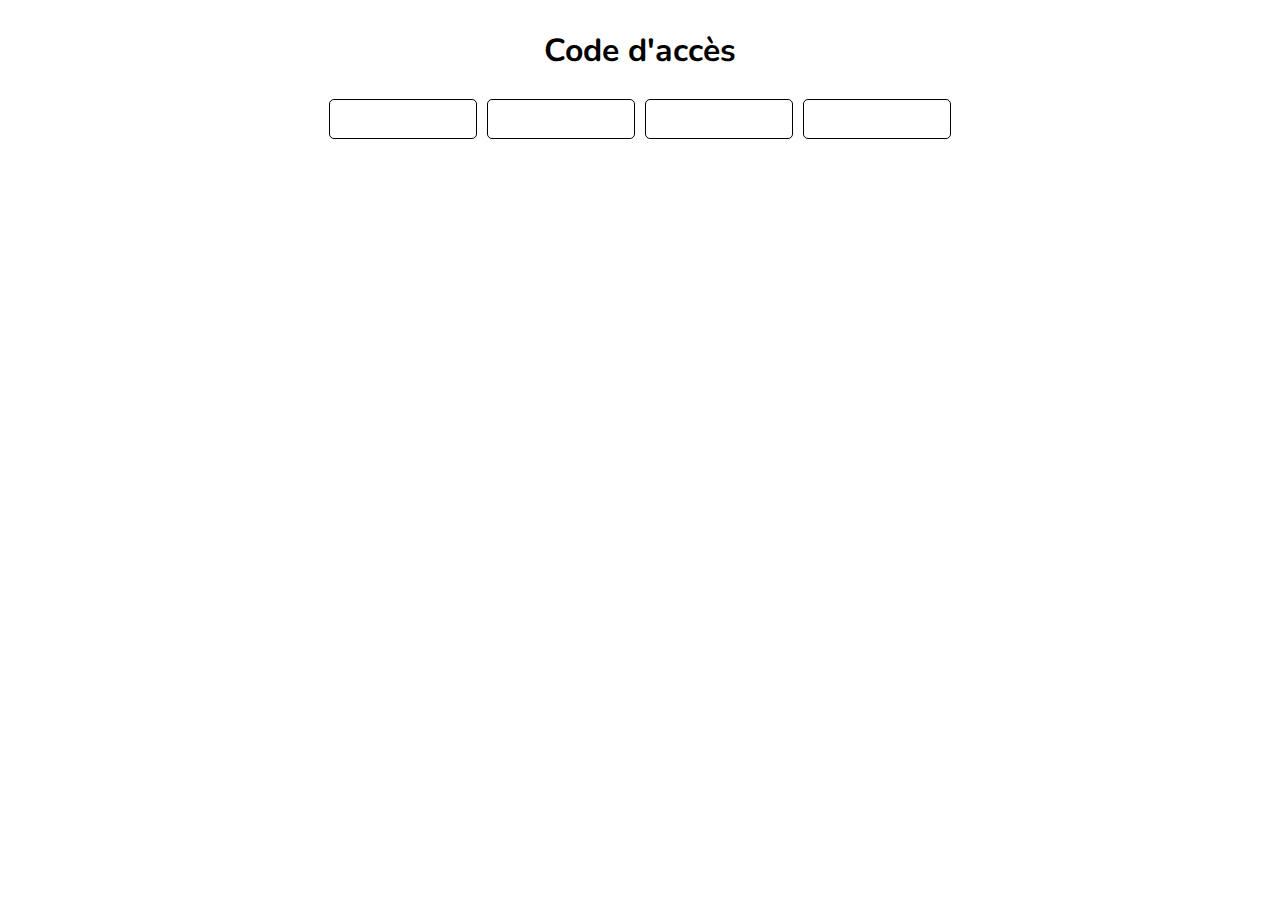
<file: facture.html>
<!DOCTYPE html>
<html lang="fr">

<head>
    <meta charset="UTF-8">
    <meta name="viewport" content="width=device-width, initial-scale=1.0">
    <link rel="stylesheet" href="css/code.css">
    <title>Accès à la page</title>
</head>

<body>
    <div class="code">
        <h1>Code d'accès</h1>
        <div class="champ">
            <input type="number" min="0" max="9" maxlength="1">
            <input type="number" min="0" max="9" maxlength="1">
            <input type="number" min="0" max="9" maxlength="1">
            <input type="number" min="0" max="9" maxlength="1">
        </div>
    </div>

    <script>
        const encryptedCode = "9:;<";

        // Fonction de déchiffrement (décale chaque caractère de -4)
        function decrypt(code) {
            return code.split('').map(char => String.fromCharCode(char.charCodeAt(0) - 8)).join('');
        }

        // Sélectionne tous les champs
        const inputs = document.querySelectorAll('.champ input');

        inputs.forEach((input, index) => {
            // Limite chaque champ à un seul caractère
            input.addEventListener('input', (e) => {
                const value = e.target.value;

                if (value.length > 1) {
                    e.target.value = value.slice(0, 1);
                }

                // Passe automatiquement au champ suivant
                if (value && index < inputs.length - 1) {
                    inputs[index + 1].focus();
                }

                // Si tous les champs sont remplis, vérifie le code
                if (index === inputs.length - 1 && Array.from(inputs).every(input => input.value)) {
                    validateCode();
                }
            });

            // Retour au champ précédent avec "Backspace"
            input.addEventListener('keydown', (e) => {
                if (e.key === 'Backspace' && !input.value && index > 0) {
                    inputs[index - 1].focus();
                }
            });
        });

        // Fonction pour valider le code
        function validateCode() {
            // Récupère le code saisi
            const userCode = Array.from(inputs).map(input => input.value).join('');

            // Déchiffre le code pour le comparer
            const decryptedCode = decrypt(encryptedCode);
            console.log("decryptedCode :", decryptedCode);

            if (userCode === decryptedCode) {
                // Redirige vers la page si le code est correct
                inputs.forEach(input => (input.value = '')); // Réinitialise les champs
                inputs[0].focus(); // Repositionne le curseur sur le premier champ
                window.location.href = 'https://conge.netlify.app';
            } else {
                alert('Code incorrect. Veuillez réessayer.');
                inputs.forEach(input => (input.value = '')); // Réinitialise les champs
                inputs[0].focus(); // Repositionne le curseur sur le premier champ
            }
        }
    </script>
</body>

</html>
</file>
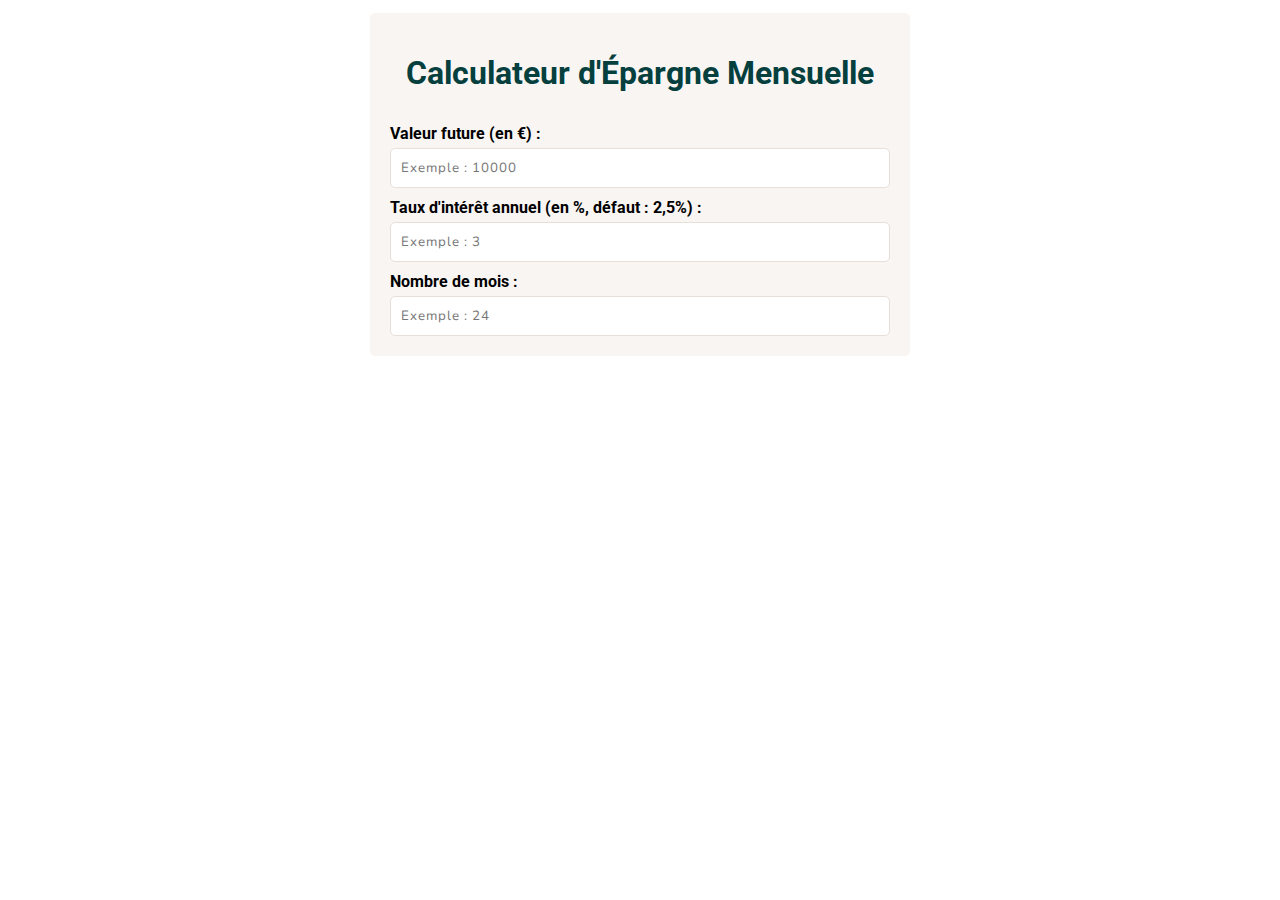
<file: mois.html>
<!DOCTYPE html>
<html lang="en">

<head>
    <meta charset="UTF-8">
    <meta name="viewport" content="width=device-width, initial-scale=1.0, user-scalable=no, maximum-scale=1">
    <title>Calculateur d'Épargne Mensuelle</title>
    <link rel="stylesheet" href="css/style.css">
</head>

<body>
    <div class="container">
        <h1>Calculateur d'Épargne Mensuelle</h1>
        <div class="champ">
            <label for="futureValue">Valeur future (en €) :</label>
            <input type="number" id="futureValue" placeholder="Exemple : 10000" required>

            <label for="interestRate">Taux d'intérêt annuel (en %, défaut : 2,5%) :</label>
            <input type="number" id="interestRate" placeholder="Exemple : 3">

            <label for="months">Nombre de mois :</label>
            <input type="number" id="months" placeholder="Exemple : 24" required>
        </div>

        <div class="apres">
            <p id="result" style="display: none;"></p>
        </div>
    </div>

    <script>
        // Fonction qui calcule automatiquement dès que les valeurs changent
        function calculateSavings() {
            const futureValue = parseFloat(document.getElementById('futureValue').value);
            const interestRateInput = document.getElementById('interestRate').value;
            const interestRate = interestRateInput ? parseFloat(interestRateInput) / 100 / 12 : 0.025 / 12;
            const months = parseInt(document.getElementById('months').value);

            if (!futureValue || !months) {
                document.getElementById('result').style.display = 'none';
                return;
            }

            const monthlySavings = futureValue * interestRate / (Math.pow(1 + interestRate, months) - 1);

            const resultDiv = document.getElementById('result');
            resultDiv.innerHTML = `Vous devez épargner environ <strong>${monthlySavings.toFixed(0)}€</strong> par mois.`; // Mise en gras
            resultDiv.style.display = 'block';
        }

        // Ajouter des écouteurs d'événements pour chaque champ afin de déclencher le calcul automatiquement
        document.getElementById('futureValue').addEventListener('input', calculateSavings);
        document.getElementById('interestRate').addEventListener('input', calculateSavings);
        document.getElementById('months').addEventListener('input', calculateSavings);
    </script>
</body>

</html>
</file>
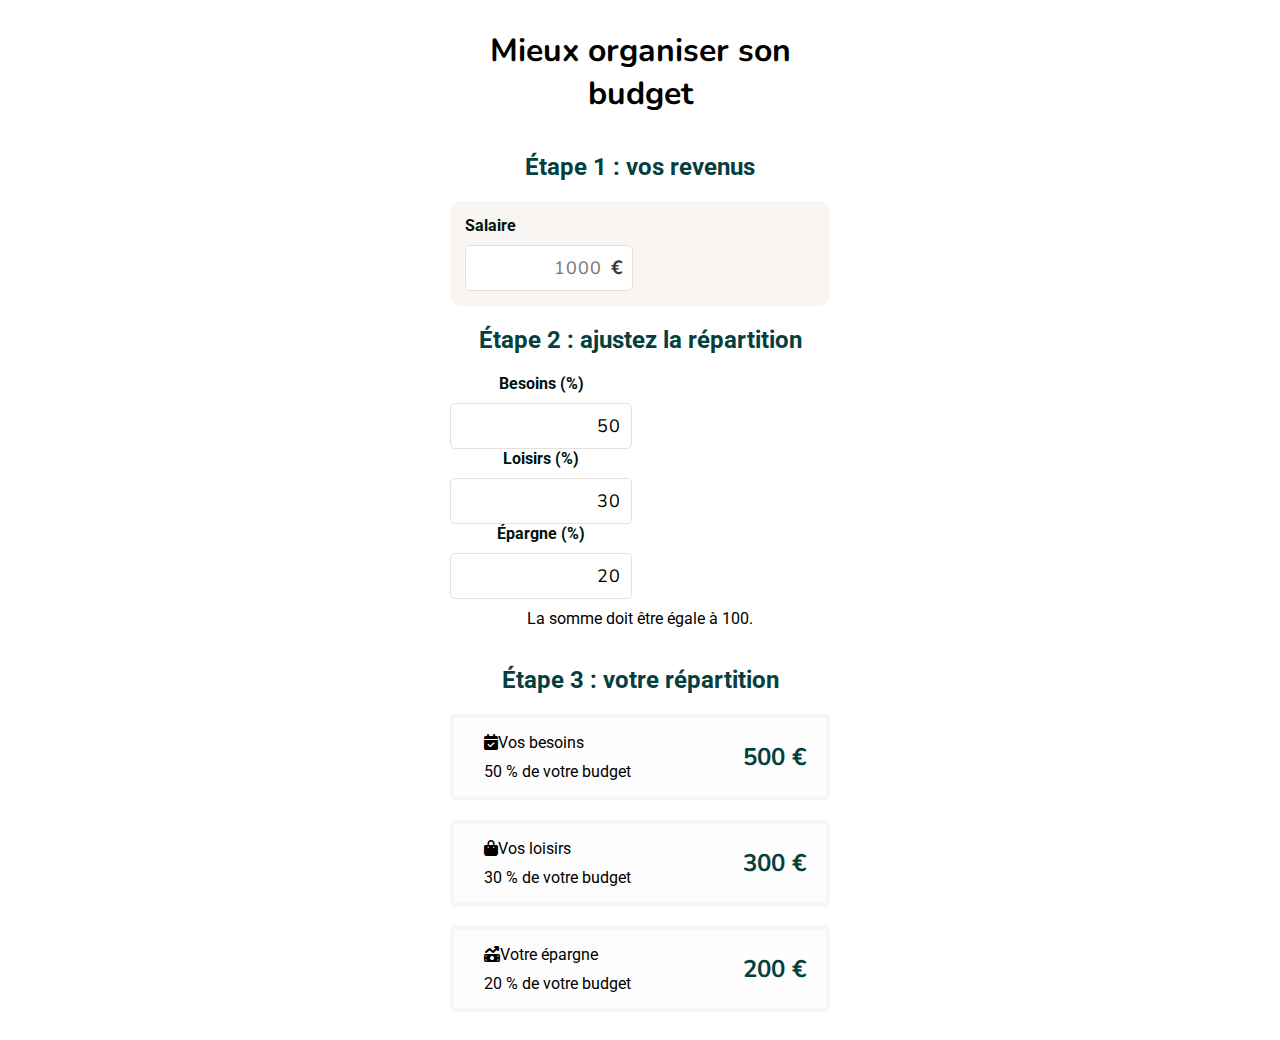
<file: organiser.html>
<!DOCTYPE html>
<html lang="en">

<head>
    <meta charset="UTF-8">
    <meta name="viewport" content="width=device-width, initial-scale=1.0">
    <link rel="stylesheet" href="css/organiser.css">
    <link rel="stylesheet" href="font\css\all.css">
    <link href="https://cdnjs.cloudflare.com/ajax/libs/font-awesome/6.0.0-beta3/css/all.min.css" rel="stylesheet">
    <title>Calculateur 50/30/20</title>
</head>

<body>
    <div class="container">
        <h1>Mieux organiser son budget</h1>
        <div class="etape">
            <h2>Étape 1 : vos revenus</h2>
            <div class="revenus">
                <div class="champ">
                    <label for="salaire">Salaire</label>
                    <div class="input-icon">
                        <input type="number" name="salaire" id="salaire" min="0" placeholder="1000">
                        <span>€</span>
                    </div>
                </div>
                <!-- <div class="champ">
                    <label for="revenu">Autres revenus</label>
                    <div class="input-icon">
                        <input type="number" name="revenu" id="revenu" min="0" placeholder="0">
                        <span>€</span>
                    </div>
                </div> -->
            </div>
        </div>
        <div class="pourcentage">
            <h2>Étape 2 : ajustez la répartition</h2>
            <div class="repartition-form">
                <div class="champ">
                    <label for="needs">Besoins (%)</label>
                    <input type="number" id="needs" value="50" min="0" max="100" step="5">
                </div>
                <div class="champ">
                    <label for="wants">Loisirs (%)</label>
                    <input type="number" id="wants" value="30" min="0" max="100" step="5">
                </div>
                <div class="champ">
                    <label for="savings">Épargne (%)</label>
                    <input type="number" id="savings" value="20" min="0" max="100" step="5">
                </div>
            </div>
            <p id="error-message">La somme doit être égale à 100.</p>
        </div>
        <div class="etape">
            <h2>Étape 3 : votre répartition</h2>
            <div class="budget">
                <div class="contenu">
                    <div class="repartition">
                        <p><i class="fa-solid fa-calendar-check"></i>Vos besoins</p>
                        <p id="resultat-needs">50 % de votre budget</p>
                    </div>
                    <div id="resultat-50">500 €</div>
                </div>
                <div class="contenu">
                    <div class="repartition">
                        <p><i class="fa-solid fa-bag-shopping"></i>Vos loisirs</p>
                        <p id="resultat-wants">30 % de votre budget</p>
                    </div>
                    <div id="resultat-30">300 €</div>
                </div>
                <div class="contenu">
                    <div class="repartition">
                        <p><i class="fa-solid fa-money-bill-trend-up"></i>Votre épargne</p>
                        <p id="resultat-savings">20 % de votre budget</p>
                    </div>
                    <div id="resultat-20">200 €</div>
                </div>
            </div>
        </div>
    </div>
</body>

<script>
    function validateAndCalculate() {
        const needs = parseInt(document.getElementById('needs').value) || 0;
        const wants = parseInt(document.getElementById('wants').value) || 0;
        const savings = parseInt(document.getElementById('savings').value) || 0;

        const total = needs + wants + savings;
        const errorMessage = document.getElementById('error-message');

        if (total === 100) {
            errorMessage.style.display = 'none';

            const salaire = parseFloat(document.getElementById('salaire').value) || 1000;
            const revenu = parseFloat(document.getElementById('revenu').value) || 0;
            const totalBudget = salaire + revenu;

            document.getElementById('resultat-50').textContent = `${(totalBudget * needs / 100).toFixed(0)} €`;
            document.getElementById('resultat-30').textContent = `${(totalBudget * wants / 100).toFixed(0)} €`;
            document.getElementById('resultat-20').textContent = `${(totalBudget * savings / 100).toFixed(0)} €`;

            document.getElementById('resultat-needs').textContent = `${needs} % de votre budget`;
            document.getElementById('resultat-wants').textContent = `${wants} % de votre budget`;
            document.getElementById('resultat-savings').textContent = `${savings} % de votre budget`;
        } else {
            errorMessage.style.display = 'block';
        }
    }

    document.getElementById('needs').addEventListener('input', validateAndCalculate);
    document.getElementById('wants').addEventListener('input', validateAndCalculate);
    document.getElementById('savings').addEventListener('input', validateAndCalculate);
    document.getElementById('salaire').addEventListener('input', validateAndCalculate);
    document.getElementById('revenu').addEventListener('input', validateAndCalculate);
</script>

</html>
</file>
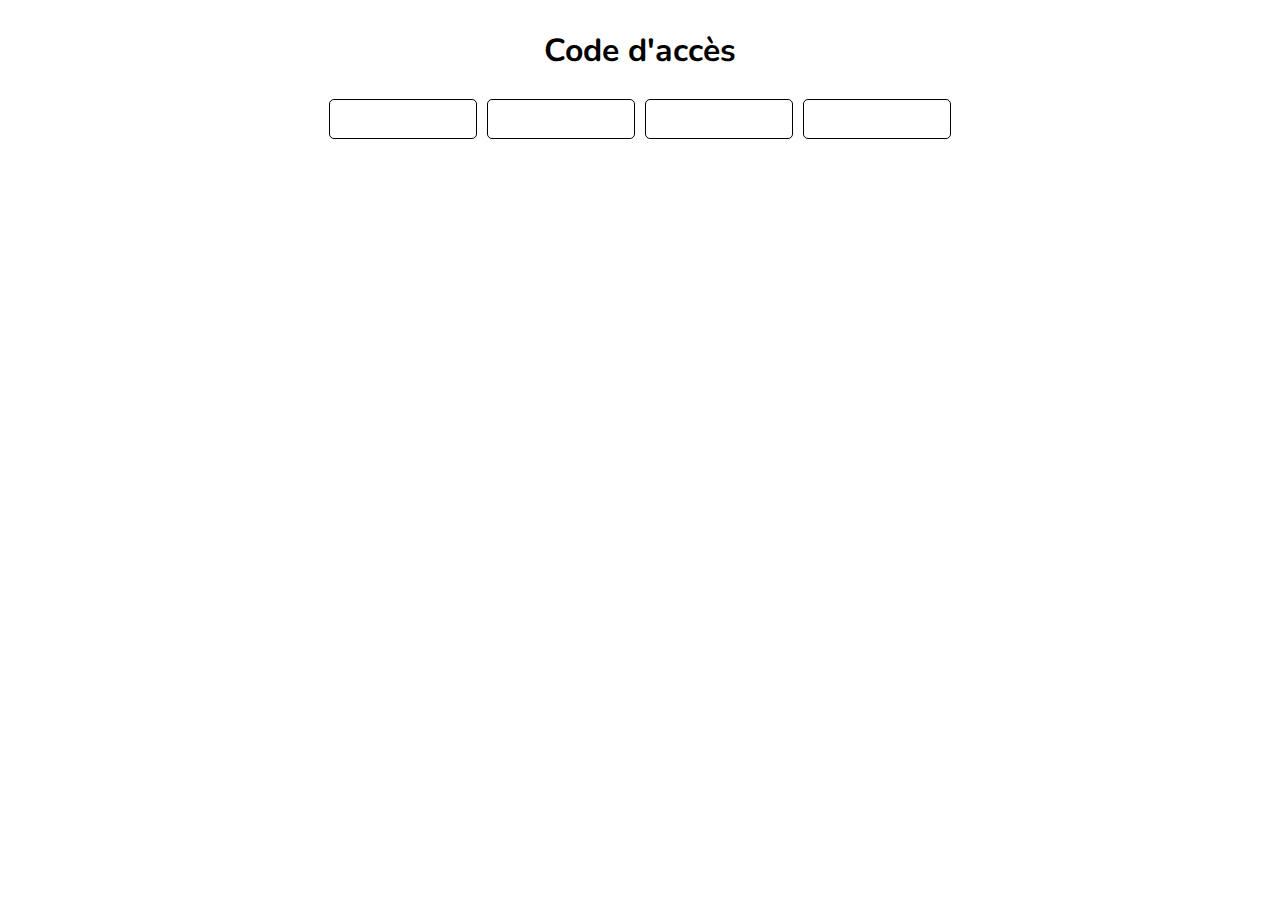
<file: test.html>
<!DOCTYPE html>
<html lang="fr">

<head>
    <meta charset="UTF-8">
    <meta name="viewport" content="width=device-width, initial-scale=1.0">
    <link rel="stylesheet" href="css/code.css">
    <title>Accès à la page</title>
</head>

<body>
    <div class="code">
        <h1>Code d'accès</h1>
        <div class="champ">
            <input type="number" min="0" max="9" maxlength="1">
            <input type="number" min="0" max="9" maxlength="1">
            <input type="number" min="0" max="9" maxlength="1">
            <input type="number" min="0" max="9" maxlength="1">
        </div>
    </div>

    <script>
        // Sélectionne tous les champs
        const inputs = document.querySelectorAll('.champ input');

        inputs.forEach((input, index) => {
            // Limite chaque champ à un seul caractère
            input.addEventListener('input', (e) => {
                const value = e.target.value;

                if (value.length > 1) {
                    e.target.value = value.slice(0, 1);
                }

                // Passe automatiquement au champ suivant
                if (value && index < inputs.length - 1) {
                    inputs[index + 1].focus();
                }

                // Si tous les champs sont remplis, vérifie le code
                if (index === inputs.length - 1 && Array.from(inputs).every(input => input.value)) {
                    validateCode();
                }
            });

            // Retour au champ précédent avec "Backspace"
            input.addEventListener('keydown', (e) => {
                if (e.key === 'Backspace' && !input.value && index > 0) {
                    inputs[index - 1].focus();
                }
            });
        });

        // Fonction pour valider le code
        function validateCode() {
            const code = Array.from(inputs).map(input => input.value).join('');

            if (code === '1234') {
                // Redirige l'utilisateur vers ../liens_utiles
                window.location.href = 'https://conge.netlify.app';
                inputs.forEach(input => (input.value = '')); // Réinitialise les champs
                inputs[0].focus(); // Repositionne le curseur sur le premier champ
            } else {
                alert('Code incorrect. Veuillez réessayer.');
                inputs.forEach(input => (input.value = '')); // Réinitialise les champs
                inputs[0].focus(); // Repositionne le curseur sur le premier champ
            }
        }
    </script>
</body>

</html>
</file>
<file: css/code.css>
@import url('https://fonts.googleapis.com/css2?family=Nunito:ital,wght@0,200..1000;1,200..1000&family=Roboto:ital,wght@0,100;0,300;0,400;0,500;0,700;0,900;1,100;1,300;1,400;1,500;1,700;1,900&display=swap');

body {
    transition: 0.5s;
}

.code {
    display: flex;
    flex-direction: column;
    align-items: center;
}

h1 {
    font-family: "Nunito", serif;
    text-align: center;
}

input[type="number"] {
    margin: 0 5px;
    font-family: "Nunito", serif;
    width: 100%;
    padding: 10px;
    border-radius: 5px;
    border: 1px solid #000000;
    letter-spacing: 1px;
    text-align: center;
    font-family: "Nunito", serif;
}

.champ {
    margin-top: 5px;
    display: flex;
    flex-direction: row;
    width: 50%;
}

/* Supprimer les flèches pour Chrome, Safari, Edge */
input[type="number"]::-webkit-inner-spin-button,
input[type="number"]::-webkit-outer-spin-button {
    -webkit-appearance: none;
    margin: 0;
}

/* Supprimer les flèches pour Firefox */
input[type="number"] {
    -moz-appearance: textfield;
}

.structure {
    display: none;
}
</file>
<file: css/style.css>
@import url('https://fonts.googleapis.com/css2?family=Nunito:ital,wght@0,200..1000;1,200..1000&family=Roboto:ital,wght@0,100;0,300;0,400;0,500;0,700;0,900;1,100;1,300;1,400;1,500;1,700;1,900&display=swap');
@import url('https://fonts.googleapis.com/css2?family=Nunito:ital,wght@0,200..1000;1,200..1000&family=Roboto:ital,wght@0,100;0,300;0,400;0,500;0,700;0,900;1,100;1,300;1,400;1,500;1,700;1,900&display=swap');

body {
    font-family: "Roboto", serif;
    background-color: #ffffff;
    transition: 0.5s;
}

.container {
    max-width: 500px;
    margin: 0 auto;
    padding: 20px;
    /* padding-left: 0; */
    background-color: #f8f5f3;
    border-radius: 5px;
    margin-top: 1%;
}

#container2 {
    border: 1px solid #e5e7eb;
}

.graph {
    max-width: 500px;
    margin: 0 auto;
    padding: 20px;
    /* padding-left: 0; */
    background-color: #fefdfd;
    border: 4px solid #f8f5f3;
    border-radius: 5px;
    margin-top: 1%;
    display: flex;
    justify-content: center;
}

h1 {
    color: #05403e;
    text-align: center;
}

p {
    font-size: 18px;
    background-color: #fefdfd;
    padding: 2% 4%;
    display: flex;
    border-radius: 10px;
    border: 1px solid #e5e7eb;
    flex-direction: row;
    justify-content: space-between;
    margin-bottom: 0;
}

.champ {
    display: flex;
    flex-direction: column;
}

.champ .champ {
margin-bottom: 3%;
}

.champ label[for="calculationMode"] {
    text-align: center;
}

label {
    font-weight: bold;
    display: block;
    margin-top: 10px;
}

input[type="number"]:focus {
    border: 0.8px solid #101010 !important;
}

input[type="number"] {
    font-family: "Nunito", serif;
    /* width: 96%; */
    padding: 10px;
    margin-top: 5px;
    border-radius: 5px;
    border: 1px solid #e8dfd8;
    letter-spacing: 1px;
}

.apres {
    text-align: center !important;
    display: flex;
    flex-direction: column;
    margin-top: 0;
}

strong,
span {
    color: #05403e;
    font-family: "Nunito", serif;
}

.container .container {
    margin-top: 0;
    border: none;
}

#resultat-epargne .container {
    padding: 0;
}

#calculationMode {
    margin-bottom: 10px;
    padding: 8px;
    margin-top: 5px;
    border-radius: 5px;
    border: 1px solid #e8dfd8;
} 

@media only screen and (max-width: 400px) {
    body {
        margin: 15px;
    }

    #histogramme {
        width: 400px;
        height: 200px;
    }

    .container,
    .graph {
        max-width: 100%;
    }
}
</file>
<file: css/organiser.css>
@import url('https://fonts.googleapis.com/css2?family=Nunito:ital,wght@0,200..1000;1,200..1000&family=Roboto:ital,wght@0,100;0,300;0,400;0,500;0,700;0,900;1,100;1,300;1,400;1,500;1,700;1,900&display=swap');
@import url('https://fonts.googleapis.com/css2?family=Nunito:ital,wght@0,200..1000;1,200..1000&family=Roboto:ital,wght@0,100;0,300;0,400;0,500;0,700;0,900;1,100;1,300;1,400;1,500;1,700;1,900&display=swap');

body {
    font-family: "Roboto", serif;
    background-color: #ffffff;
    transition: 0.5s;
    display: flex;
    justify-content: center;
}

.container {
    width: 30%;
}

.etape {
    margin-top: 10%;
}

h1 {
    font-family: "Nunito", serif;
    text-align: center;
}

h2 {
    font-family: "Roboto", serif;
    color: #05403e;
    text-align: center;
}

.revenus {
    display: flex;
    justify-content: space-between;
    background-color: #f8f5f3;
    padding: 15px;
    border-radius: 10px;
}

.champ {
    display: flex;
    flex-direction: column;
    width: 48%;
}

label {
    color: #00120d;
    font-weight: bold;
    margin-bottom: 10px;
}

input {
    font-family: "Nunito", serif;
    text-align: right;
    padding: 10px;
    border-radius: 5px;
    border: 1px solid #e8dfd8;
    letter-spacing: 1px;
    font-size: large;
    outline-color: #e8dfd8;
}

p {
    margin: 10px;
}

.contenu {
    display: flex;
    flex-direction: row;
    justify-content: space-between;
    align-items: center;
    padding: 5px 20px;
    border: 4px solid #f8f5f3;
    margin: 20px 0;
    border-radius: 5px;
    background-color: #fefdfd;
}

#resultat-20,
#resultat-30,
#resultat-50 {
    font-family: "Nunito", serif;
    font-weight: bold;
    color: #05403b;
    font-size: x-large;
}

@media only screen and (max-width: 700px) {
    body {
        margin: 15px;
    }

    .container {
        width: 100%;
    }

    .revenus {
        flex-direction: column;
        align-items: center;
        padding: 20px;
        gap: 20px
    }

    .champ {
        width: 100%;
    }
}

.input-icon {
    position: relative;
    display: flex;
    align-items: center;
}

.input-icon input {
    padding-right: 30px;
    /* Espace pour l'icône */
    width: 100%;
    box-sizing: border-box;
}

.input-icon span {
    font-family: "Nunito", serif;
    font-weight: bold;
    font-size: larger !important;
    position: absolute;
    right: 10px;
    /* Position de l'icône à droite */
    color: #403834;
    /* Couleur de l'icône */
    font-size: 16px;
    /* Taille de l'icône */
    pointer-events: none;
    /* Désactive les clics sur l'icône */
}

/* Supprimer les flèches pour Chrome, Safari, Edge */
input[type="number"]::-webkit-inner-spin-button,
input[type="number"]::-webkit-outer-spin-button {
    -webkit-appearance: none;
    margin: 0;
}

/* Supprimer les flèches pour Firefox */
input[type="number"] {
    -moz-appearance: textfield;
}

.pourcentage {
    text-align: center;
    margin-top: 5%;
}

#distribution {
    border: 1px solid #e8dfd8;
    padding: 5px;
    border-radius: 5px;
}

#distribution:hover {
    outline: 1px solid #e8dfd8;
}
#distribution:focus {
    outline: 1px solid #e8dfd8;
}
.option {
    margin-right: 2%;
}
</file>
